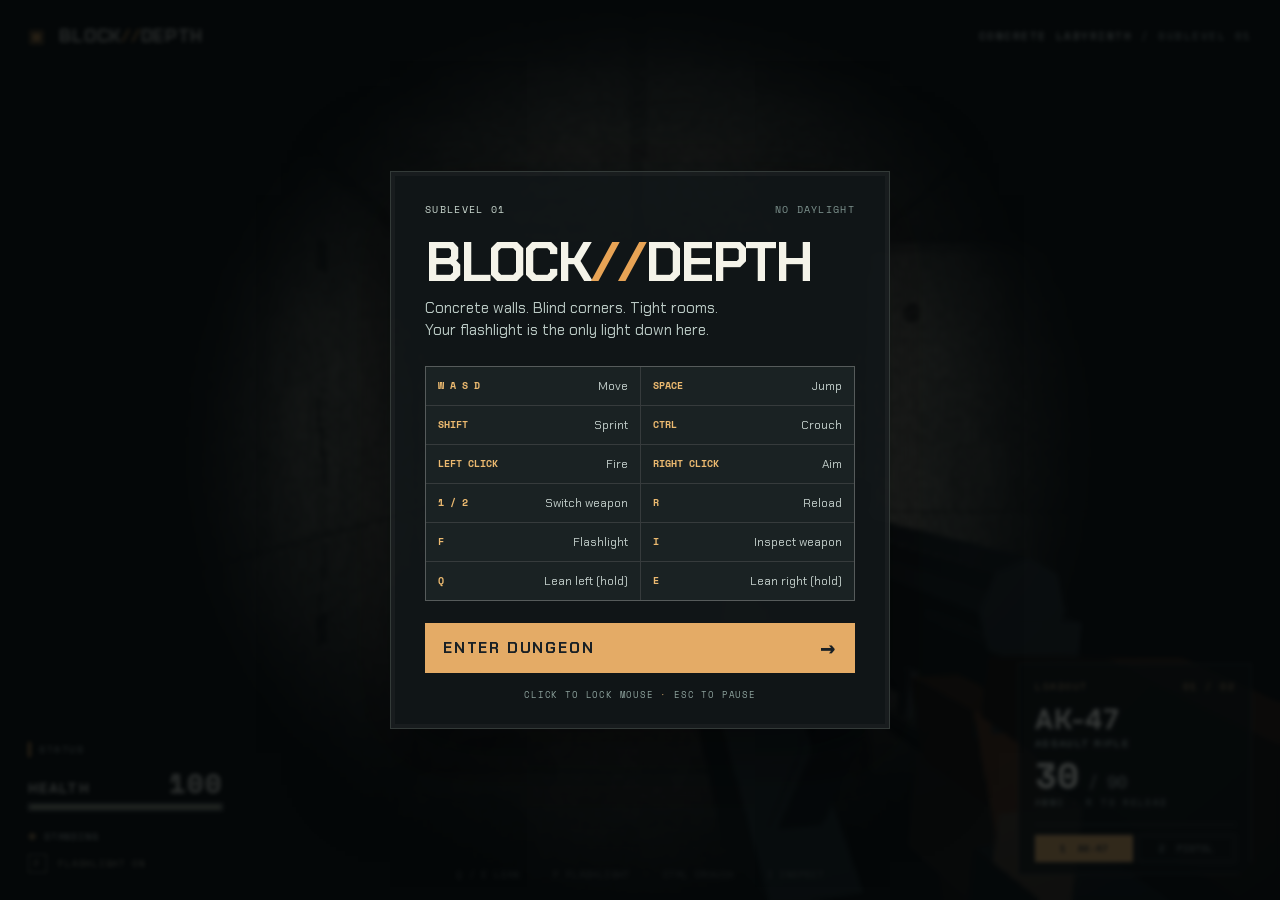
<file: index.html>
<!doctype html>
<html lang="en">
  <head>
    <meta charset="UTF-8" />
    <meta name="viewport" content="width=device-width, initial-scale=1.0" />
    <meta name="theme-color" content="#171c23" />
    <title>BLOCK//DEPTH</title>
    <link rel="stylesheet" href="style.css" />
    <link rel="stylesheet" href="dungeon.css" />
  </head>
  <body>
    <main class="game-shell">
      <canvas id="game" width="480" height="270" aria-label="Dark concrete dungeon lit by your flashlight"></canvas>
      <div class="vignette" aria-hidden="true"></div>

      <header class="top-bar">
        <div class="brand"><span class="brand-mark">▣</span> BLOCK<span class="brand-slash">//</span>DEPTH</div>
        <div class="session">CONCRETE LABYRINTH <span class="session-id">/ SUBLEVEL 01</span></div>
      </header>

      <div id="crosshair" class="crosshair" aria-hidden="true"><i></i><i></i><i></i><i></i><b></b></div>

      <div class="left-rail">
        <div class="rail-title">STATUS</div>
        <div class="health-label"><span>HEALTH</span><strong id="health-value">100</strong></div>
        <div class="health-track"><div id="health-fill"></div></div>
        <div class="stance"><span class="stance-icon">◈</span> <span id="stance-value">STANDING</span></div>
        <div class="flashlight-status"><kbd>F</kbd> <span id="flashlight-value">FLASHLIGHT ON</span></div>
      </div>

      <div class="bottom-center">Q / E LEAN <span>·</span> F FLASHLIGHT <span>·</span> CTRL CROUCH <span>·</span> I INSPECT</div>

      <div class="weapon-panel">
        <div class="weapon-top"><span>LOADOUT</span><span id="weapon-slot">01 / 02</span></div>
        <div class="weapon-name" id="weapon-name">AK-47</div>
        <div class="weapon-sub" id="weapon-sub">ASSAULT RIFLE</div>
        <div class="ammo"><strong id="ammo-current">30</strong><span>/</span><span id="ammo-reserve">90</span></div>
        <div class="ammo-caption" id="ammo-caption">AMMO <span>·</span> R TO RELOAD</div>
        <div class="weapon-switch"><span id="slot-one" class="selected">1&nbsp; AK-47</span><span id="slot-two">2&nbsp; PISTOL</span></div>
      </div>

      <div id="toast" class="toast" role="status" aria-live="polite"></div>

      <div id="overlay" class="overlay">
        <div class="overlay-card">
          <div class="eyebrow">SUBLEVEL 01 <span class="build">NO DAYLIGHT</span></div>
          <h1>BLOCK<span>//</span>DEPTH</h1>
          <p class="intro">Concrete walls. Blind corners. Tight rooms.<br>Your flashlight is the only light down here.</p>
          <div class="control-grid">
            <div><kbd>W A S D</kbd><span>Move</span></div>
            <div><kbd>SPACE</kbd><span>Jump</span></div>
            <div><kbd>SHIFT</kbd><span>Sprint</span></div>
            <div><kbd>CTRL</kbd><span>Crouch</span></div>
            <div><kbd>LEFT CLICK</kbd><span>Fire</span></div>
            <div><kbd>RIGHT CLICK</kbd><span>Aim</span></div>
            <div><kbd>1 / 2</kbd><span>Switch weapon</span></div>
            <div><kbd>R</kbd><span>Reload</span></div>
            <div><kbd>F</kbd><span>Flashlight</span></div>
            <div><kbd>I</kbd><span>Inspect weapon</span></div>
            <div><kbd>Q</kbd><span>Lean left (hold)</span></div>
            <div><kbd>E</kbd><span>Lean right (hold)</span></div>
          </div>
          <button id="play-button" type="button">ENTER DUNGEON <span>→</span></button>
          <p id="lock-error" role="alert" hidden></p>
          <div class="overlay-foot">CLICK TO LOCK MOUSE <span>·</span> ESC TO PAUSE</div>
        </div>
      </div>
    </main>
    <script src="dungeon.js"></script>
    <script src="weapon-models.js"></script>
    <script src="combat-effects.js"></script>
    <script src="main.js"></script>
  </body>
</html>
</file>
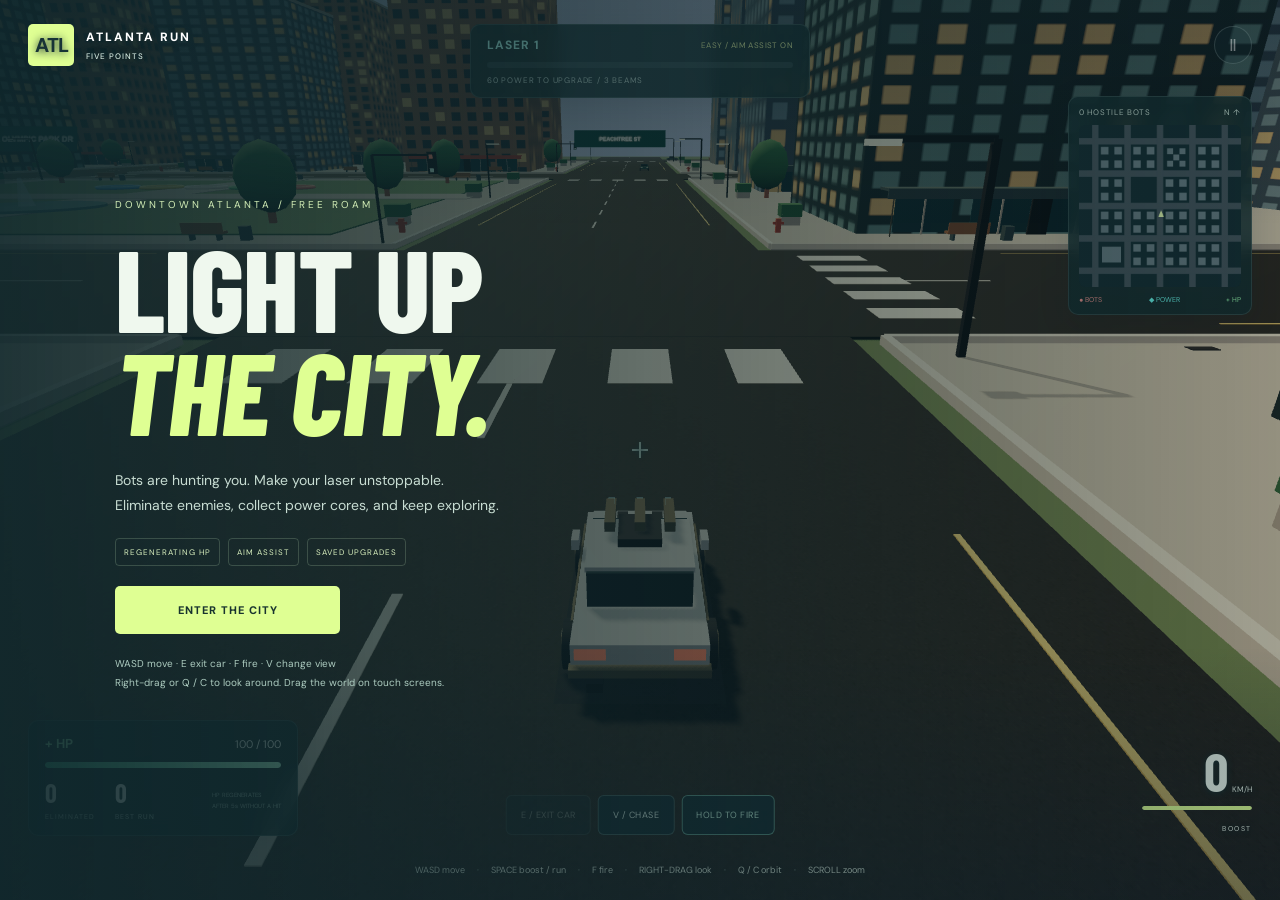
<file: Israel/index.html>
<!doctype html>
<html lang="en">
<head>
  <meta charset="UTF-8">
  <meta name="viewport" content="width=device-width, initial-scale=1.0">
  <meta name="theme-color" content="#14272d">
  <title>Atlanta Run | Laser Uprising</title>
  <link rel="stylesheet" href="style.css">
</head>
<body>
  <main id="game">
    <div id="scene" aria-label="Open-world downtown Atlanta laser survival game"></div>
    <header><a class="brand" href="./"><span>ATL</span><div>ATLANTA RUN<small id="district">DOWNTOWN / LASER UPRISING</small></div></a><button id="pause" aria-label="Pause game" disabled>Ⅱ</button></header>
    <section class="power-panel" aria-label="Laser progression"><div><strong id="power-level">LASER 1</strong><span id="streak">EASY / AIM ASSIST ON</span></div><div class="meter"><div id="power-fill"></div></div><small id="power-detail">ELIMINATE BOTS. COLLECT POWER. UPGRADE.</small></section>
    <aside class="radar-panel" aria-label="City radar"><div class="panel-title"><span id="bot-count">HOSTILE BOTS</span><span>N ↑</span></div><canvas id="minimap" width="240" height="240" aria-label="City radar. Red dots are enemies, blue dots are power, green dots restore health. Tap to mark a destination."></canvas><div class="radar-key"><span>● BOTS</span><span>◆ POWER</span><span>+ HP</span></div></aside>
    <div id="toast" role="status" hidden></div>
    <div id="crosshair" aria-hidden="true"><i></i><b></b></div>
    <div id="damage-flash" aria-hidden="true"></div>
    <section id="health" class="health-panel" aria-label="Player health"><div class="health-title"><strong>+ HP</strong><span id="hp-value">100 / 100</span></div><div class="meter"><div id="hp-fill"></div></div><div class="score"><div><strong id="kills">0</strong><small>ELIMINATED</small></div><div><strong id="best">0</strong><small>BEST RUN</small></div><span>HP REGENERATES<br>AFTER 5s WITHOUT A HIT</span></div></section>
    <nav class="action-bar" aria-label="Game controls"><button id="vehicle" disabled>E / EXIT CAR</button><button id="view">V / CHASE</button><button class="fire-button" data-key="KeyF">HOLD TO FIRE</button></nav>
    <div class="driving-hud"><strong id="speed">0</strong><small>KM/H</small><div class="meter"><div id="nitro"></div></div><span>BOOST</span></div>
    <div class="controls-hint">WASD move <i>·</i> SPACE boost / run <i>·</i> F fire <i>·</i> RIGHT-DRAG look <i>·</i> Q / C orbit <i>·</i> SCROLL zoom</div>
    <div class="touch-controls"><button data-key="ArrowLeft" aria-label="Turn or move left">←</button><button data-key="ArrowRight" aria-label="Turn or move right">→</button><button data-key="ArrowDown" aria-label="Reverse or move backward">BACK</button><button data-key="Space" aria-label="Boost or sprint">BOOST</button><button data-key="ArrowUp" aria-label="Drive or walk forward">GO</button></div>
    <section id="overlay" class="overlay" aria-labelledby="title"><div class="intro"><div class="eyebrow">DOWNTOWN ATLANTA / FREE ROAM</div><h1 id="title">LIGHT UP<br><em>THE CITY.</em></h1><p id="message">Bots are hunting you. Make your laser unstoppable.<br>Eliminate enemies, collect power cores, and keep exploring.</p><div class="intro-features"><span>REGENERATING HP</span><span>AIM ASSIST</span><span>SAVED UPGRADES</span></div><button id="start" disabled>LOADING CITY</button><p class="intro-controls">WASD move · E exit car · F fire · V change view<br>Right-drag or Q / C to look around. Drag the world on touch screens.</p></div></section>
  </main>
  <script src="three.min.js"></script>
  <script src="downtown-world.js"></script>
  <script src="downtown-survival.js"></script>
  <script src="game.js"></script>
</body>
</html>
</file>
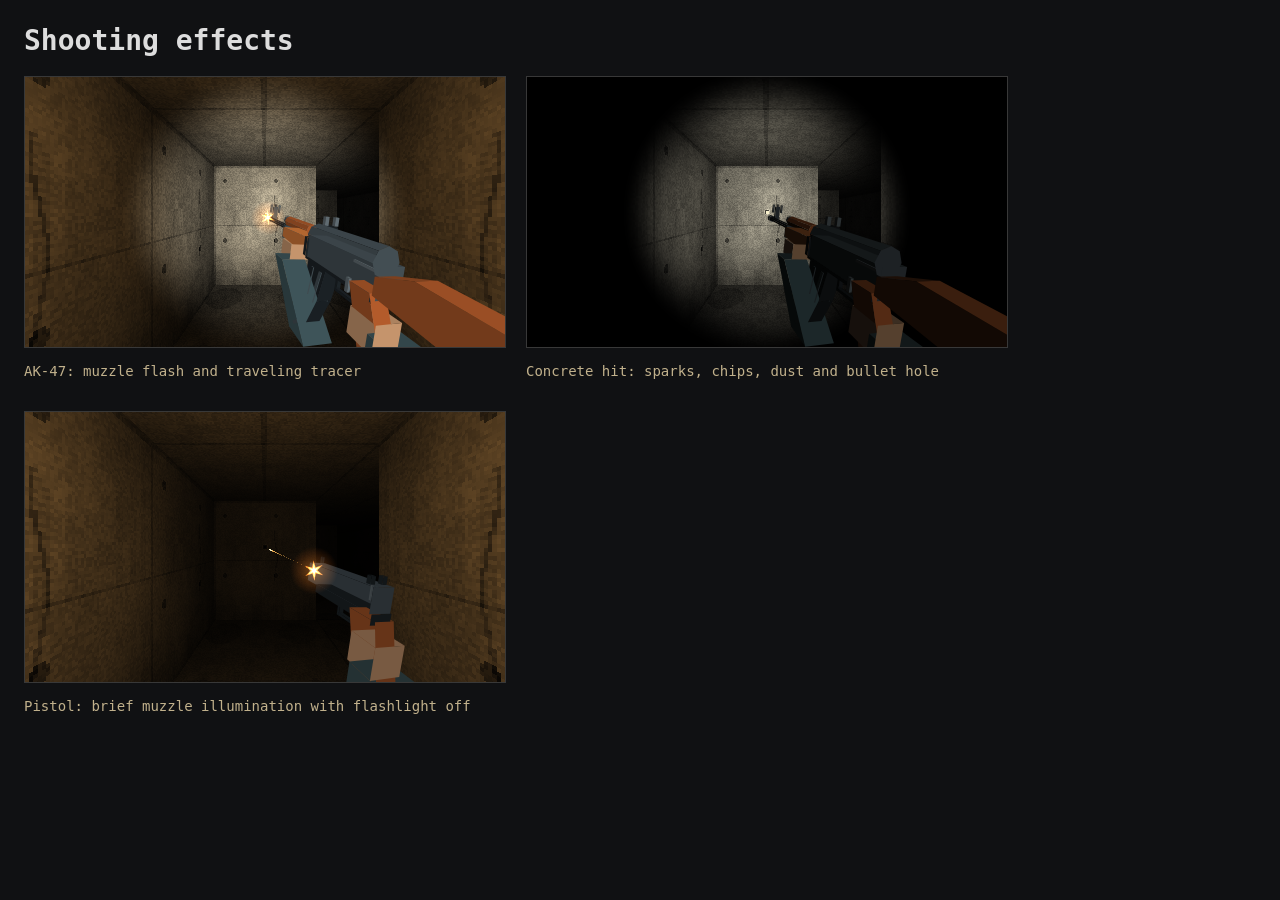
<file: tests/combat-preview.html>
<!doctype html><html lang="en"><meta charset="utf-8"><title>Shooting effects visual check</title>
<style>body{margin:24px;background:#101113;color:#ddd;font:14px monospace}main{display:flex;gap:20px;flex-wrap:wrap}figure{margin:0}figure canvas{width:480px;height:270px;image-rendering:pixelated;border:1px solid #383838}figcaption{padding:12px 0;color:#c1b18c}</style>
<h1>Shooting effects</h1><main id="previews"></main><canvas id="game" width="480" height="270" hidden></canvas>
<script>
// Deterministic visual fixture: render actual game code at chosen animation times.
window.requestAnimationFrame=()=>0;
for(const id of ['health-value','health-fill','weapon-name','weapon-sub','ammo-current','ammo-reserve','weapon-slot','slot-one','slot-two','toast','crosshair','stance-value','overlay','play-button','lock-error','flashlight-value']){const node=document.createElement('div');node.id=id;node.hidden=true;document.body.append(node);}
</script>
<script src="../dungeon.js"></script><script src="../weapon-models.js"></script><script src="../combat-effects.js"></script><script src="../main.js"></script>
<script>
function snapshot(label,time){drawWorld(H/(2*Math.tan((aiming?53:73)*Math.PI/360)));drawGun(.016,time);const figure=document.createElement('figure'),copy=document.createElement('canvas'),caption=document.createElement('figcaption');copy.width=W;copy.height=H;copy.getContext('2d').drawImage(canvas,0,0);caption.textContent=label;figure.append(copy,caption);document.getElementById('previews').append(figure);}
playing=true;player.z=Dungeon.cell*4.2;
drawGun(.016,0);tryShoot(1);combat.update(.017);snapshot('AK-47: muzzle flash and traveling tracer',1.017);
combat.update(.075);snapshot('Concrete hit: sparks, chips, dust and bullet hole',1.092);
combat.update(1);selected=1;flashlight=false;drawGun(1,2);tryShoot(3);combat.update(.016);snapshot('Pistol: brief muzzle illumination with flashlight off',3.016);
</script></html>
</file>
<file: style.css>
@import url('https://fonts.googleapis.com/css2?family=Chakra+Petch:wght@400;500;600;700&family=Space+Mono:wght@400;700&display=swap');

#lock-error{margin:12px 0 0;color:#f2bd83;font-size:13px;line-height:1.5}#play-button:disabled{opacity:.6;cursor:wait}#game:focus{outline:none}

:root{font-family:'Chakra Petch',Arial,sans-serif;color:#f4f3e9;background:#11151b;font-synthesis:none}*{box-sizing:border-box}html,body{margin:0;width:100%;height:100%;overflow:hidden}button{font:inherit}.game-shell{position:relative;width:100vw;height:100vh;overflow:hidden;background:#a7b7bd;user-select:none}#game{display:block;width:100%;height:100%;object-fit:cover;image-rendering:pixelated}.vignette{position:absolute;inset:0;pointer-events:none;background:radial-gradient(ellipse at 50% 48%,transparent 48%,rgba(13,18,23,.5) 100%)}.top-bar{position:absolute;top:0;left:0;right:0;display:flex;justify-content:space-between;align-items:center;padding:24px 28px;background:linear-gradient(#111820a8,transparent);letter-spacing:.13em;font-size:13px;font-weight:700}.brand{font-size:18px;letter-spacing:.04em}.brand-mark{color:#e7a355;margin-right:8px}.brand-slash,h1 span{color:#e7a355}.session{font-family:'Space Mono',monospace;font-size:11px;letter-spacing:.14em;color:#e1e8e4}.session-id{color:#9eaaa8}.live-dot{display:inline-block;width:7px;height:7px;margin-right:9px;background:#baf05d;box-shadow:0 0 10px #baf05d}.target-tag{position:absolute;top:26%;left:50%;transform:translateX(-50%);padding:7px 10px;background:#171e21c9;border:1px solid #ffffff45;font-family:'Space Mono',monospace;font-size:10px;white-space:nowrap;letter-spacing:.07em;opacity:0;transition:opacity .2s}.target-tag.visible{opacity:1}.target-tag span:last-child{color:#d8f37b;margin-left:9px}.target-diamond{color:#f6aa5e!important;margin:0 5px 0 0!important}.crosshair{position:absolute;left:50%;top:50%;width:32px;height:32px;transform:translate(-50%,-50%);pointer-events:none;transition:transform .15s}.crosshair i,.crosshair b{position:absolute;background:#f7f8eb;box-shadow:0 1px 2px #10151d}.crosshair i:nth-child(1){width:2px;height:6px;left:15px;top:0}.crosshair i:nth-child(2){width:2px;height:6px;left:15px;bottom:0}.crosshair i:nth-child(3){height:2px;width:6px;left:0;top:15px}.crosshair i:nth-child(4){height:2px;width:6px;right:0;top:15px}.crosshair b{width:2px;height:2px;left:15px;top:15px}.crosshair.aiming{transform:translate(-50%,-50%) scale(.55)}.hit-marker{position:absolute;left:50%;top:50%;transform:translate(-50%,-55%);font:700 37px Arial,sans-serif;color:#f6e889;text-shadow:0 0 8px #e56336;opacity:0;pointer-events:none}.hit-marker.show{opacity:1}.left-rail{position:absolute;left:28px;bottom:30px;width:195px;text-shadow:0 1px 3px #111}.rail-title,.weapon-top,.ammo-caption{font-family:'Space Mono',monospace;font-size:10px;letter-spacing:.15em;color:#c7d2cf}.rail-title{border-left:3px solid #dd9b52;padding-left:8px;margin-bottom:13px}.health-label{display:flex;justify-content:space-between;align-items:end;font-size:14px;font-weight:700;letter-spacing:.08em}.health-label strong{font:700 27px 'Space Mono',monospace;line-height:1}.health-track{margin-top:6px;height:8px;padding:1px;border:1px solid #ffffff90;background:#131a1ebd}.health-track div{height:100%;width:100%;background:#c4ed77;box-shadow:0 0 12px #c4ed77a8}.stance{margin-top:13px;color:#dee6e3;font:10px 'Space Mono',monospace;letter-spacing:.08em}.stance-icon{color:#dfaa68;font-size:14px}.bottom-center{position:absolute;bottom:18px;left:50%;transform:translateX(-50%);white-space:nowrap;color:#e2e9e6ad;font:10px 'Space Mono',monospace;letter-spacing:.04em;text-shadow:0 1px 3px #111}.bottom-center span{color:#dca362;padding:0 7px}.weapon-panel{position:absolute;right:28px;bottom:25px;width:234px;padding:15px 16px 12px;background:#141c21e3;border:1px solid #dbe6dc4d;box-shadow:0 10px 30px #0005;clip-path:polygon(0 0,100% 0,100% calc(100% - 13px),calc(100% - 13px) 100%,0 100%)}.weapon-top{display:flex;justify-content:space-between;color:#d8ae76}.weapon-name{margin-top:12px;font-size:28px;font-weight:700;letter-spacing:.04em;line-height:1}.weapon-sub{color:#aebfba;letter-spacing:.13em;font-size:10px;font-weight:700;margin-top:3px}.ammo{display:flex;align-items:baseline;gap:9px;margin-top:7px;font-family:'Space Mono',monospace}.ammo strong{font-size:36px;line-height:1}.ammo span{font-size:17px;color:#b0bab7}.ammo-caption{margin-top:2px;color:#aebfba;font-size:9px}.ammo-caption span{color:#d9a65d}.weapon-switch{display:flex;gap:5px;margin-top:15px;border-top:1px solid #ffffff25;padding-top:10px;font:9px 'Space Mono',monospace}.weapon-switch span{flex:1;padding:6px 4px;text-align:center;color:#a5b3b0;border:1px solid #ffffff2d}.weapon-switch span.selected{background:#d6a15d;color:#192025;border-color:#e5b575;font-weight:700}.toast{position:absolute;top:16%;left:50%;transform:translateX(-50%);font:700 13px 'Space Mono',monospace;letter-spacing:.12em;color:#f3d68e;text-shadow:0 2px 7px #111;opacity:0;transition:opacity .2s}.toast.visible{opacity:1}.overlay{position:absolute;inset:0;display:grid;place-items:center;background:linear-gradient(120deg,#111820e6,#141e23cf);backdrop-filter:blur(4px)}.overlay.hidden{display:none}.overlay-card{width:min(500px,calc(100vw - 40px));padding:30px 34px 27px;background:#1a2529;border:1px solid #b8cac156;box-shadow:0 24px 90px #0008, inset 0 0 0 4px #ffffff08}.eyebrow{font:10px 'Space Mono',monospace;color:#c9d7cf;letter-spacing:.13em;display:flex;align-items:center}.eyebrow .live-dot{margin-right:9px}.build{margin-left:auto;color:#7e938f}h1{font-size:clamp(36px,7vw,55px);line-height:1;margin:18px 0 8px;letter-spacing:-.04em}.intro{color:#bac9c4;font-size:15px;line-height:1.45;margin:0 0 24px}.control-grid{display:grid;grid-template-columns:1fr 1fr;gap:1px;background:#ffffff29;border:1px solid #ffffff29}.control-grid div{display:flex;align-items:center;justify-content:space-between;gap:8px;padding:11px 12px;background:#202e31}.control-grid kbd{color:#ecba70;font:700 10px 'Space Mono',monospace;white-space:nowrap}.control-grid span{color:#c3cfcb;font-size:12px}#play-button{width:100%;margin-top:22px;padding:15px 18px;display:flex;justify-content:space-between;align-items:center;border:0;background:#e4ab66;color:#192025;font-weight:700;font-size:15px;letter-spacing:.12em;cursor:pointer}#play-button:hover{background:#f4c080}#play-button span{font-size:22px;line-height:0}.overlay-foot{text-align:center;margin-top:15px;color:#8da29d;font:9px 'Space Mono',monospace;letter-spacing:.09em}.overlay-foot span{color:#c89f66}@media(max-width:700px){.top-bar{padding:14px}.brand{font-size:14px}.session{font-size:8px}.left-rail{left:13px;bottom:12px;width:120px}.health-label strong{font-size:20px}.weapon-panel{right:11px;bottom:11px;width:165px;padding:10px}.weapon-name{font-size:23px}.ammo strong{font-size:28px}.bottom-center{display:none}.overlay-card{padding:22px}.control-grid div{padding:9px 7px}.control-grid span{font-size:10px}.control-grid kbd{font-size:9px}}
</file>
<file: dungeon.css>
body .game-shell { background: #000; }
.game-shell .top-bar { background: linear-gradient(#000b, transparent); opacity: .7; }
.game-shell .vignette { background: radial-gradient(ellipse at center, transparent 38%, #0008 100%); }
.game-shell .weapon-panel { background: #090b0cbd; border-color: #8a918543; box-shadow: none; }
.game-shell .left-rail { opacity: .8; }
.game-shell .health-track div { background: #bbc1a1; box-shadow: none; }
.game-shell .overlay { background: #06090bc9; backdrop-filter: blur(2px); }
.game-shell .overlay-card { background: #111719f2; border-color: #808b804f; }
.game-shell .control-grid div { background: #1a2223; }
.game-shell .bottom-center { opacity: .55; }
.flashlight-status { margin-top: 12px; font: 9px 'Space Mono', monospace; letter-spacing: .08em; color: #c5bea6; }
.flashlight-status kbd { padding: 2px 5px; margin-right: 5px; border: 1px solid #797969; font: inherit; }
</file>
<file: Israel/style.css>
@import url('https://fonts.googleapis.com/css2?family=Barlow+Condensed:wght@600;700;800;900&family=DM+Sans:wght@400;500;600;700&display=swap');
:root{font-family:'DM Sans',Arial,sans-serif;color:#eff8ee;background:#16282e;font-synthesis:none}*{box-sizing:border-box}body{margin:0;overflow:hidden}button,a{-webkit-tap-highlight-color:transparent}button{font:inherit;cursor:pointer;touch-action:manipulation}button:focus-visible,a:focus-visible{outline:2px solid #d7ff93;outline-offset:4px}button:disabled{opacity:.4;cursor:default}#game{height:100dvh;min-height:420px;position:relative;overflow:hidden}#scene{position:absolute;inset:0}#scene canvas{display:block;width:100%;height:100%;touch-action:none}#game:after{content:'';position:absolute;inset:0;background:linear-gradient(#0d202b40,transparent 25%,transparent 72%,#0a172862);pointer-events:none;z-index:1}
header{position:absolute;top:24px;left:28px;right:28px;display:flex;justify-content:space-between;align-items:center;z-index:9}.brand{display:flex;align-items:center;gap:12px;color:#fff;text-decoration:none;font-size:12px;letter-spacing:2px;font-weight:800;text-shadow:0 1px 8px #142b2e}.brand>span{display:grid;place-items:center;width:46px;height:42px;background:#dfff93;color:#183336;letter-spacing:-1px;border-radius:5px;font-size:20px}.brand small{display:block;font-size:8px;letter-spacing:1px;margin-top:6px;font-weight:500;color:#d3e8df}#pause{border:1px solid #cce2df66;border-radius:50%;width:38px;height:38px;background:#142c33ba;color:#fff;font-size:16px}
.power-panel,.radar-panel,.health-panel{position:absolute;z-index:3;background:#11282bd9;border:1px solid #d0efe125;box-shadow:0 8px 30px #00172124;backdrop-filter:blur(9px);border-radius:10px}.power-panel{top:24px;left:50%;transform:translateX(-50%);width:340px;padding:12px 16px}.power-panel>div:first-child{display:flex;justify-content:space-between;align-items:center}.power-panel strong{font-size:12px;color:#afffee;letter-spacing:1px}#streak{font-size:8px;color:#d9e898;letter-spacing:.4px}.meter{height:6px;background:#8cafaa25;border-radius:5px;overflow:hidden}.meter>div{height:100%;border-radius:5px;transition:width .18s ease}#power-fill{background:linear-gradient(90deg,#3dddc4,#c0ffda);width:0}.power-panel .meter{margin:9px 0 7px}.power-panel>small{display:block;font-size:8px;letter-spacing:.8px;color:#c0d8cf}
.radar-panel{right:28px;top:96px;width:184px;padding:10px}.panel-title{display:flex;justify-content:space-between;font-size:8px;letter-spacing:.7px;margin-bottom:8px;color:#d2e6d9}#minimap{width:100%;height:auto;aspect-ratio:1;display:block;border-radius:6px;cursor:crosshair;touch-action:manipulation}.radar-key{display:flex;justify-content:space-between;font-size:7px;margin-top:8px}.radar-key span:nth-child(1){color:#ff9891}.radar-key span:nth-child(2){color:#6bfff0}.radar-key span:nth-child(3){color:#9cffad}
.health-panel{bottom:64px;left:28px;width:270px;padding:14px 16px}.health-title{display:flex;justify-content:space-between;align-items:center;margin-bottom:10px}.health-title strong{color:#a8f7b9;font-size:13px}.health-title span{font-size:11px;font-variant-numeric:tabular-nums}#hp-fill{width:100%;background:linear-gradient(90deg,#48c392,#b4ffd1)}.health-panel.low #hp-fill{background:#ff8278}.score{display:flex;gap:20px;margin-top:12px}.score strong{font-family:'Barlow Condensed',Impact,sans-serif;font-size:26px;line-height:1}.score small{display:block;font-size:7px;letter-spacing:1px;margin-top:4px;color:#b0c9bd}.score>span{font-size:6px;line-height:1.8;margin:auto 0 auto auto;color:#9bbaad}
.action-bar{position:absolute;z-index:4;bottom:65px;left:50%;transform:translateX(-50%);display:flex;gap:7px}.action-bar button{border:1px solid #b6dbcc44;background:#122b31e0;color:#e0f5e9;border-radius:6px;padding:13px 14px;font-size:9px;letter-spacing:.5px;white-space:nowrap}.action-bar button:hover:enabled{background:#30514f}.action-bar .fire-button{border-color:#97eacc88;color:#ceffe6;touch-action:none}.fire-button:active{background:#539580}.driving-hud{position:absolute;bottom:64px;right:28px;z-index:3;text-align:right;width:110px;text-shadow:0 1px 6px #132b2e}.driving-hud>strong{font-family:'Barlow Condensed',Impact,sans-serif;font-size:54px;line-height:1}.driving-hud>small{font-size:8px;margin-left:4px}.driving-hud .meter{margin:8px 0 5px;height:4px}#nitro{width:100%;background:#dfff93}.driving-hud>span{font-size:7px;letter-spacing:1.6px}.controls-hint{position:absolute;left:0;right:0;bottom:24px;text-align:center;z-index:3;font-size:9px;color:#e8f2e3;text-shadow:0 1px 5px #10242a}.controls-hint i{font-style:normal;margin:0 10px;color:#a2baae}
#toast{position:absolute;z-index:5;top:108px;left:50%;transform:translateX(-50%);max-width:440px;width:max-content;padding:12px 18px;border:1px solid #dfff9366;border-radius:7px;background:#173b36e8;color:#e6ffd4;font-size:11px;text-align:center;pointer-events:none}#toast[hidden]{display:none}#crosshair{position:absolute;z-index:2;left:50%;top:50%;width:16px;height:16px;transform:translate(-50%,-50%);pointer-events:none;opacity:.7}#crosshair i,#crosshair b{position:absolute;background:#e0ffed;box-shadow:0 0 4px #163d40}#crosshair i{width:16px;height:2px;top:7px}#crosshair b{width:2px;height:16px;left:7px}#crosshair.confirmed{transform:translate(-50%,-50%) rotate(45deg);opacity:1}#crosshair.confirmed i,#crosshair.confirmed b{background:#ffdd84}#damage-flash{position:absolute;inset:0;z-index:5;box-shadow:inset 0 0 110px #fa4b4166;opacity:0;transition:opacity .2s;pointer-events:none}#damage-flash.hit{opacity:1}
.overlay{position:absolute;inset:0;z-index:8;display:flex;align-items:center;padding:70px 9%;background:linear-gradient(90deg,#10282dec,#10282d50)}.overlay[hidden]{display:none}.intro{max-width:780px}.eyebrow{font-size:10px;letter-spacing:3px;color:#d2edb6}h1{font-family:'Barlow Condensed',Impact,sans-serif;font-size:clamp(70px,9vw,130px);line-height:.9;letter-spacing:-1px;margin:25px 0;font-weight:800}h1 em{color:#dfff93;font-style:italic}.intro>p{font-size:14px;line-height:1.8;color:#c8ddd3}.intro-features{display:flex;gap:8px;margin:20px 0}.intro-features span{font-size:8px;letter-spacing:1px;border:1px solid #c5ebbd33;border-radius:4px;padding:8px;color:#d8efbe}#start{display:block;min-width:225px;padding:17px 24px;border:0;background:#dfff93;border-radius:5px;font-weight:800;font-size:11px;letter-spacing:1px;color:#19342f;margin:20px 0}#start:hover{background:#edffc9}.intro .intro-controls{font-size:10px;color:#adccc0;line-height:1.9}.touch-controls{display:none}
@media(max-width:1050px){.power-panel{width:290px;left:52%}.action-bar{bottom:65px;left:auto;right:170px;transform:none;flex-wrap:wrap;max-width:260px;justify-content:flex-end}.action-bar button{font-size:8px;padding:11px}.health-panel{width:235px}.score{gap:16px}.controls-hint{font-size:8px}.controls-hint i{margin:0 5px}}
@media(max-width:700px){header{top:14px;left:14px;right:14px}.brand{font-size:10px;letter-spacing:1px;gap:8px}.brand>span{width:37px;height:36px;font-size:16px}.brand small{font-size:6px}.power-panel{left:14px;top:68px;transform:none;width:calc(100% - 152px);padding:10px}.power-panel strong{font-size:10px}#streak{font-size:6px}.power-panel>small{font-size:6px;letter-spacing:.3px}.radar-panel{top:68px;right:14px;width:116px;padding:7px}.panel-title{font-size:6px}.radar-key{font-size:5px}.health-panel{bottom:137px;left:14px;width:190px;padding:10px}.health-title{margin-bottom:7px}.health-title strong{font-size:10px}.health-title span{font-size:9px}.score{margin-top:9px;gap:16px}.score strong{font-size:22px}.score small{font-size:6px}.score>span{font-size:5px}.action-bar{bottom:82px;left:14px;right:14px;max-width:none;flex-wrap:nowrap;justify-content:stretch;gap:6px}.action-bar button{flex:1;font-size:8px;padding:12px 4px}.driving-hud{bottom:142px;right:14px;width:80px}.driving-hud>strong{font-size:38px}.controls-hint{display:none}.touch-controls{display:flex;position:absolute;bottom:18px;left:14px;right:14px;gap:6px;z-index:4}.touch-controls button{flex:1;min-height:48px;background:#18363ce0;border:1px solid #c3ead84d;color:#e4f9e9;border-radius:6px;font-size:10px;touch-action:none}.touch-controls button:active{background:#46766c}#toast{top:210px;max-width:calc(100% - 28px);font-size:9px;padding:10px}.overlay{padding:75px 22px 25px}h1{font-size:clamp(64px,12vw,86px)}.eyebrow{font-size:8px;letter-spacing:1px}.intro>p{font-size:12px}.intro-features{gap:5px}.intro-features span{font-size:6px;padding:6px}.intro .intro-controls{font-size:8px}}
@media(max-height:560px){h1{font-size:60px;margin:15px 0}.intro-features{margin:10px 0}.intro>p{margin:10px 0}.intro #start{padding:13px 22px;margin:12px 0}.overlay{padding-top:60px;padding-bottom:20px}.intro .intro-controls{font-size:8px}.radar-panel{width:120px}.power-panel{top:16px}.health-panel{bottom:55px}.action-bar{bottom:55px}.driving-hud{bottom:55px}.controls-hint{bottom:18px}#toast{top:88px}}
@media(max-height:560px) and (max-width:700px){.power-panel{top:65px}.health-panel{bottom:127px;padding:8px}.health-panel .score{display:none}.action-bar{bottom:75px}.driving-hud{bottom:127px}.touch-controls{bottom:12px}#toast{top:175px}.intro-features{display:none}h1{font-size:52px}.intro>p{font-size:10px}.intro .intro-controls{font-size:7px}}
@media(prefers-reduced-motion:reduce){.meter>div,#damage-flash{transition:none}}
</file>
